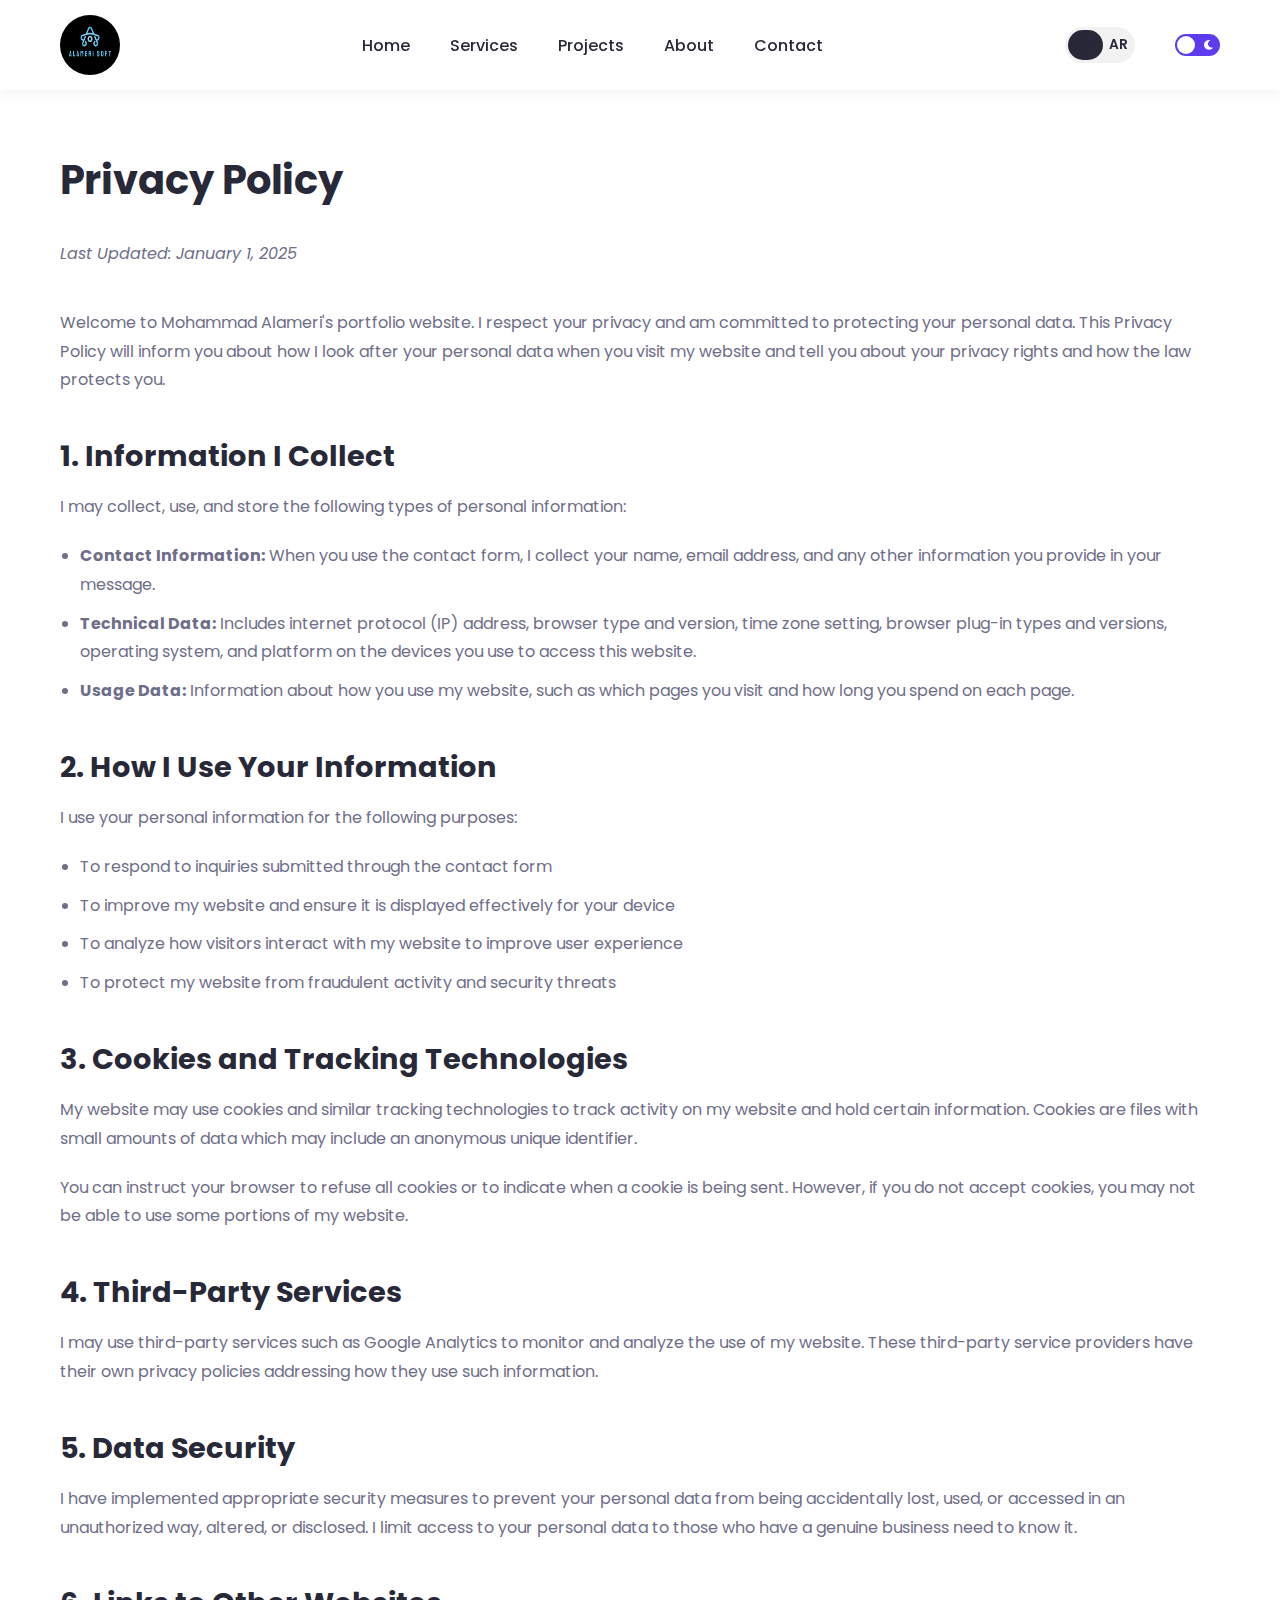
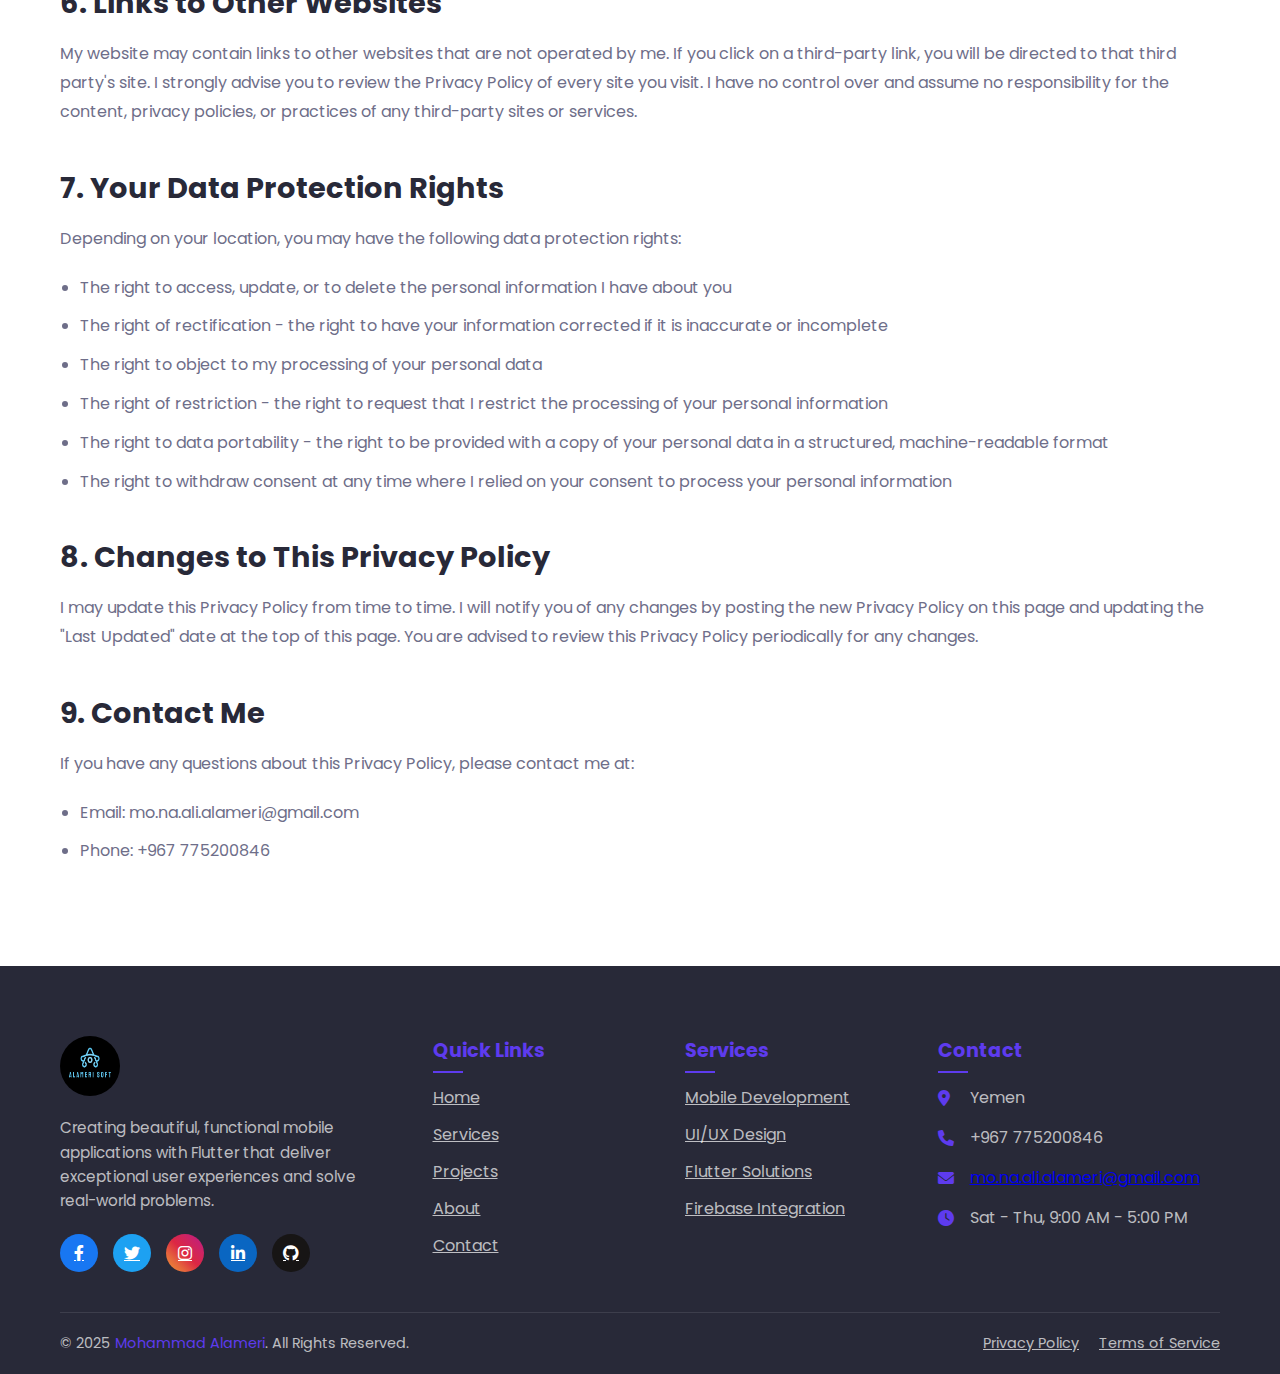
<file: privacy-policy.html>
<!DOCTYPE html>
<html lang="en">

<head>
    <meta charset="UTF-8">
    <meta name="viewport" content="width=device-width, initial-scale=1.0">
    <title>Privacy Policy | Mohammad Alameri</title>
    <link rel="stylesheet" href="css/style.css">
    <link rel="stylesheet" href="https://cdnjs.cloudflare.com/ajax/libs/font-awesome/6.0.0-beta3/css/all.min.css">
    <link rel="preconnect" href="https://fonts.googleapis.com">
    <link rel="preconnect" href="https://fonts.gstatic.com" crossorigin>
    <link href="https://fonts.googleapis.com/css2?family=Poppins:wght@300;400;500;600;700;800&display=swap" rel="stylesheet">
    <style>
        .privacy-content {
            padding: 150px 0 80px;
        }
        
        .privacy-content h1 {
            font-size: 2.5em;
            margin-bottom: 30px;
            color: var(--secondary-color);
        }
        
        .privacy-content h2 {
            font-size: 1.8em;
            margin: 40px 0 15px;
            color: var(--secondary-color);
        }
        
        .privacy-content p, .privacy-content ul, .privacy-content ol {
            margin-bottom: 20px;
            line-height: 1.8;
            color: var(--gray-color);
        }
        
        .privacy-content ul, .privacy-content ol {
            padding-left: 20px;
        }
        
        .privacy-content li {
            margin-bottom: 10px;
        }
        
        .privacy-content .last-updated {
            font-style: italic;
            margin-bottom: 40px;
            color: var(--gray-color);
        }
        
        @media (max-width: 768px) {
            .privacy-content {
                padding: 120px 0 60px;
            }
            
            .privacy-content h1 {
                font-size: 2em;
            }
            
            .privacy-content h2 {
                font-size: 1.4em;
            }
        }
    </style>
</head>

<body>
    <!-- Header Placeholder -->
    <div id="header-placeholder"></div>

    <!-- Privacy Policy Content -->
    <section class="privacy-content">
        <div class="container">
            <h1>Privacy Policy</h1>
            <p class="last-updated">Last Updated: January 1, 2025</p>
            
            <p>Welcome to Mohammad Alameri's portfolio website. I respect your privacy and am committed to protecting your personal data. This Privacy Policy will inform you about how I look after your personal data when you visit my website and tell you about your privacy rights and how the law protects you.</p>
            
            <h2>1. Information I Collect</h2>
            <p>I may collect, use, and store the following types of personal information:</p>
            <ul>
                <li><strong>Contact Information:</strong> When you use the contact form, I collect your name, email address, and any other information you provide in your message.</li>
                <li><strong>Technical Data:</strong> Includes internet protocol (IP) address, browser type and version, time zone setting, browser plug-in types and versions, operating system, and platform on the devices you use to access this website.</li>
                <li><strong>Usage Data:</strong> Information about how you use my website, such as which pages you visit and how long you spend on each page.</li>
            </ul>
            
            <h2>2. How I Use Your Information</h2>
            <p>I use your personal information for the following purposes:</p>
            <ul>
                <li>To respond to inquiries submitted through the contact form</li>
                <li>To improve my website and ensure it is displayed effectively for your device</li>
                <li>To analyze how visitors interact with my website to improve user experience</li>
                <li>To protect my website from fraudulent activity and security threats</li>
            </ul>
            
            <h2>3. Cookies and Tracking Technologies</h2>
            <p>My website may use cookies and similar tracking technologies to track activity on my website and hold certain information. Cookies are files with small amounts of data which may include an anonymous unique identifier.</p>
            <p>You can instruct your browser to refuse all cookies or to indicate when a cookie is being sent. However, if you do not accept cookies, you may not be able to use some portions of my website.</p>
            
            <h2>4. Third-Party Services</h2>
            <p>I may use third-party services such as Google Analytics to monitor and analyze the use of my website. These third-party service providers have their own privacy policies addressing how they use such information.</p>
            
            <h2>5. Data Security</h2>
            <p>I have implemented appropriate security measures to prevent your personal data from being accidentally lost, used, or accessed in an unauthorized way, altered, or disclosed. I limit access to your personal data to those who have a genuine business need to know it.</p>
            
            <h2>6. Links to Other Websites</h2>
            <p>My website may contain links to other websites that are not operated by me. If you click on a third-party link, you will be directed to that third party's site. I strongly advise you to review the Privacy Policy of every site you visit. I have no control over and assume no responsibility for the content, privacy policies, or practices of any third-party sites or services.</p>
            
            <h2>7. Your Data Protection Rights</h2>
            <p>Depending on your location, you may have the following data protection rights:</p>
            <ul>
                <li>The right to access, update, or to delete the personal information I have about you</li>
                <li>The right of rectification - the right to have your information corrected if it is inaccurate or incomplete</li>
                <li>The right to object to my processing of your personal data</li>
                <li>The right of restriction - the right to request that I restrict the processing of your personal information</li>
                <li>The right to data portability - the right to be provided with a copy of your personal data in a structured, machine-readable format</li>
                <li>The right to withdraw consent at any time where I relied on your consent to process your personal information</li>
            </ul>
            
            <h2>8. Changes to This Privacy Policy</h2>
            <p>I may update this Privacy Policy from time to time. I will notify you of any changes by posting the new Privacy Policy on this page and updating the "Last Updated" date at the top of this page. You are advised to review this Privacy Policy periodically for any changes.</p>
            
            <h2>9. Contact Me</h2>
            <p>If you have any questions about this Privacy Policy, please contact me at:</p>
            <ul>
                <li>Email: mo.na.ali.alameri@gmail.com</li>
                <li>Phone: +967 775200846</li>
            </ul>
        </div>
    </section>

    <!-- Footer Placeholder -->
    <div id="footer-placeholder"></div>

    <!-- Scripts -->
    <script src="js/components.js"></script>
    <script>
        // Apply the saved theme or system preference on initial load
        function applyTheme() {
            if (localStorage.getItem('theme') === 'dark' || 
                (localStorage.getItem('theme') !== 'light' && 
                 window.matchMedia('(prefers-color-scheme: dark)').matches)) {
                document.body.classList.add('dark-theme');
            } else {
                document.body.classList.remove('dark-theme');
            }
        }

        // Execute theme application on page load
        applyTheme();

        // We only need mobile menu and theme toggle initialization if the components.js fails to load
        document.addEventListener('DOMContentLoaded', function() {
            if (!window.componentsLoaded) {
                // Mobile menu toggle
                document.querySelector('.menu-btn')?.addEventListener('click', function() {
                    document.querySelector('.navigation').classList.toggle('active');
                });
                
                // Close menu when clicking a navigation link on mobile
                document.querySelectorAll('.navigation a').forEach(link => {
                    link.addEventListener('click', function() {
                        document.querySelector('.navigation').classList.remove('active');
                    });
                });

                // Theme Toggle Functionality
                const themeToggle = document.getElementById('theme-toggle');
                if (themeToggle) {
                    themeToggle.addEventListener('click', function() {
                        document.body.classList.toggle('dark-theme');
                        localStorage.setItem('theme', 
                            document.body.classList.contains('dark-theme') ? 'dark' : 'light');
                    });
                }
            }
        });
    </script>
</body>

</html>
</file>
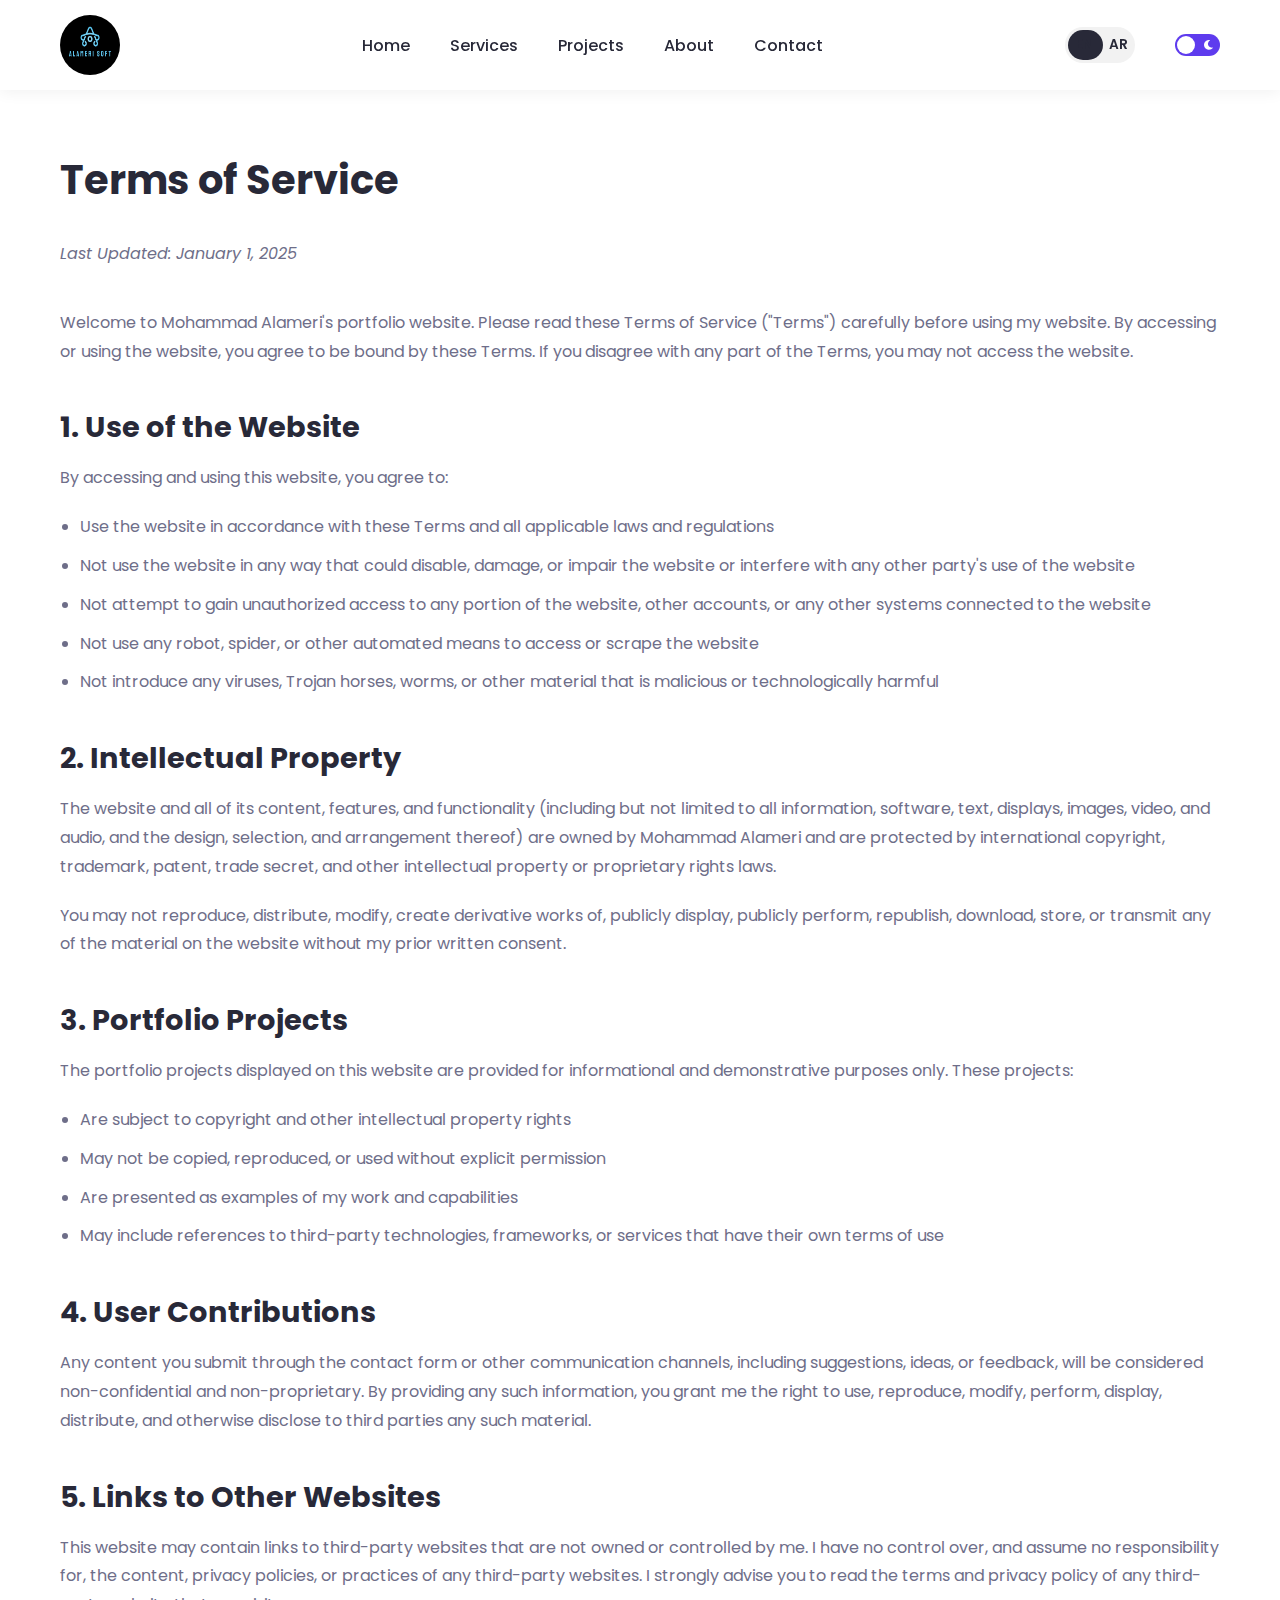
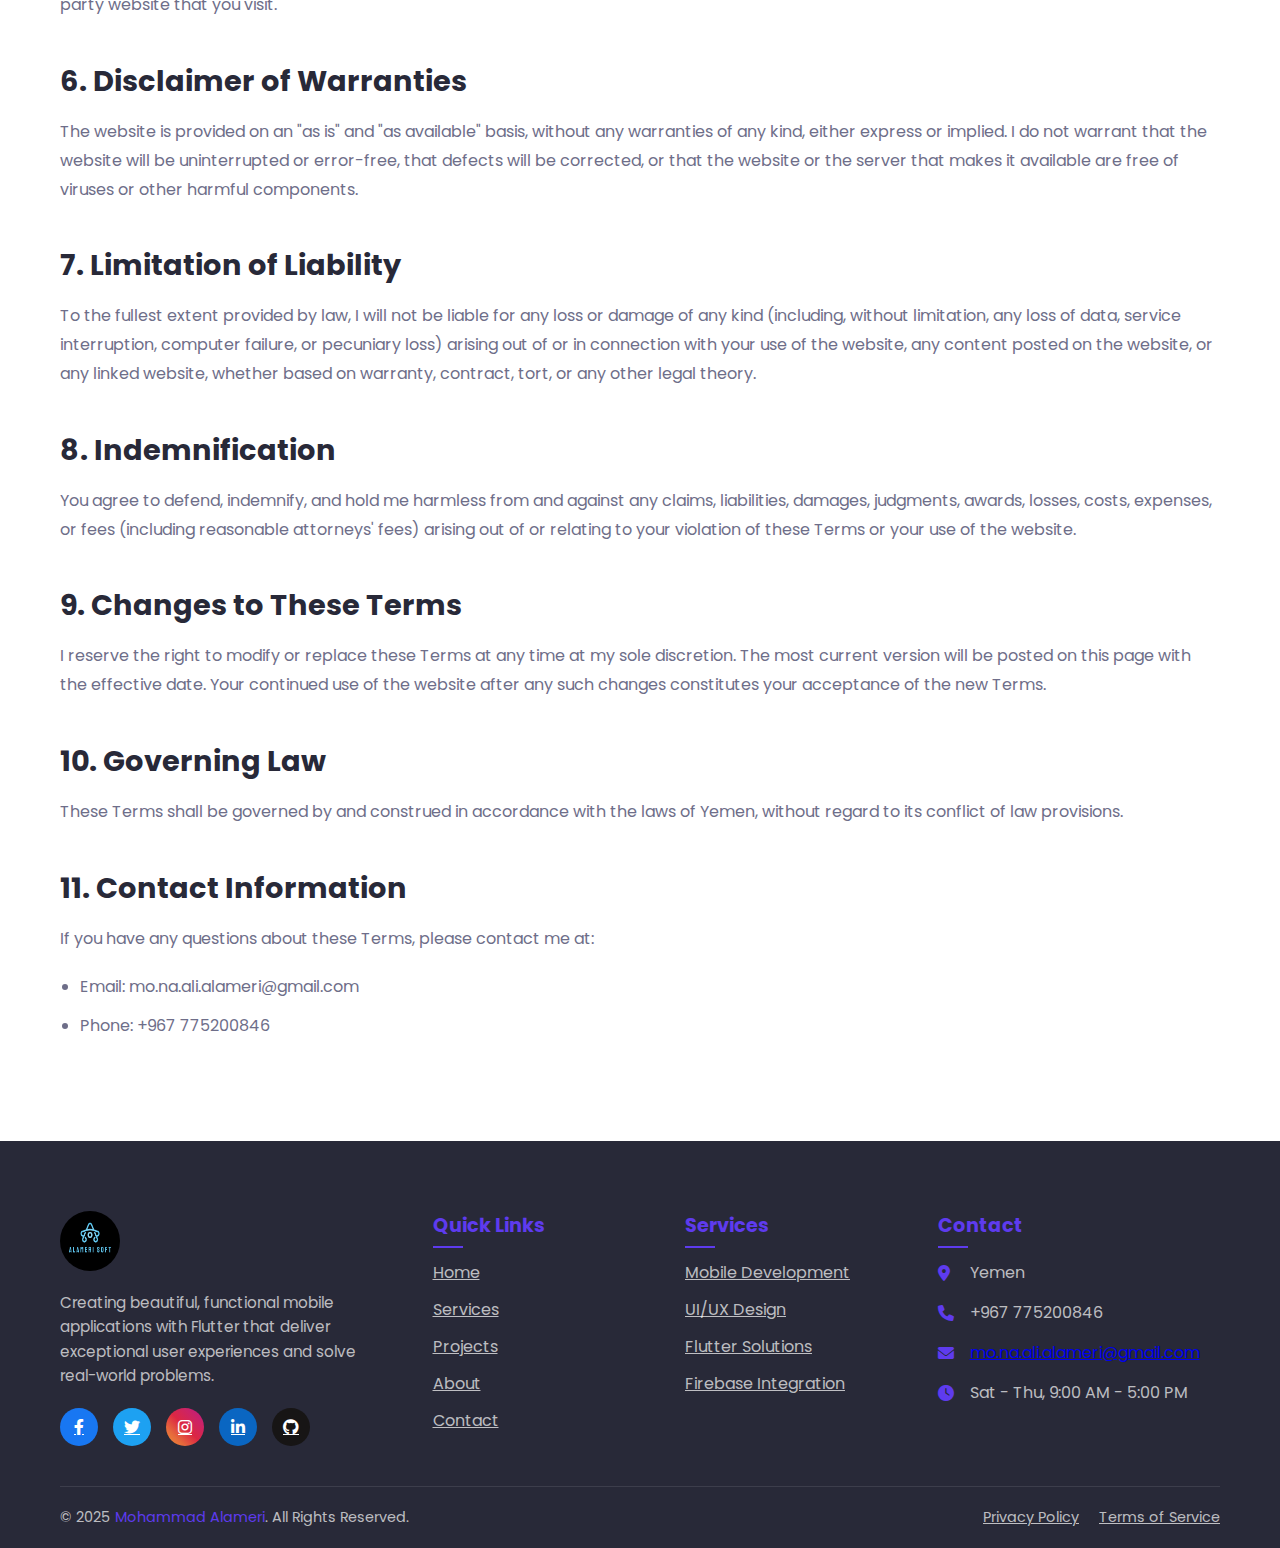
<file: terms-of-service.html>
<!DOCTYPE html>
<html lang="en">

<head>
    <meta charset="UTF-8">
    <meta name="viewport" content="width=device-width, initial-scale=1.0">
    <title>Terms of Service | Mohammad Alameri</title>
    <link rel="stylesheet" href="css/style.css">
    <link rel="stylesheet" href="https://cdnjs.cloudflare.com/ajax/libs/font-awesome/6.0.0-beta3/css/all.min.css">
    <link rel="preconnect" href="https://fonts.googleapis.com">
    <link rel="preconnect" href="https://fonts.gstatic.com" crossorigin>
    <link href="https://fonts.googleapis.com/css2?family=Poppins:wght@300;400;500;600;700;800&display=swap" rel="stylesheet">
    <style>
        .terms-content {
            padding: 150px 0 80px;
        }
        
        .terms-content h1 {
            font-size: 2.5em;
            margin-bottom: 30px;
            color: var(--secondary-color);
        }
        
        .terms-content h2 {
            font-size: 1.8em;
            margin: 40px 0 15px;
            color: var(--secondary-color);
        }
        
        .terms-content p, .terms-content ul, .terms-content ol {
            margin-bottom: 20px;
            line-height: 1.8;
            color: var(--gray-color);
        }
        
        .terms-content ul, .terms-content ol {
            padding-left: 20px;
        }
        
        .terms-content li {
            margin-bottom: 10px;
        }
        
        .terms-content .last-updated {
            font-style: italic;
            margin-bottom: 40px;
            color: var(--gray-color);
        }
        
        @media (max-width: 768px) {
            .terms-content {
                padding: 120px 0 60px;
            }
            
            .terms-content h1 {
                font-size: 2em;
            }
            
            .terms-content h2 {
                font-size: 1.4em;
            }
        }
    </style>
</head>

<body>
    <!-- Header Placeholder -->
    <div id="header-placeholder"></div>

    <!-- Terms of Service Content -->
    <section class="terms-content">
        <div class="container">
            <h1>Terms of Service</h1>
            <p class="last-updated">Last Updated: January 1, 2025</p>
            
            <p>Welcome to Mohammad Alameri's portfolio website. Please read these Terms of Service ("Terms") carefully before using my website. By accessing or using the website, you agree to be bound by these Terms. If you disagree with any part of the Terms, you may not access the website.</p>
            
            <h2>1. Use of the Website</h2>
            <p>By accessing and using this website, you agree to:</p>
            <ul>
                <li>Use the website in accordance with these Terms and all applicable laws and regulations</li>
                <li>Not use the website in any way that could disable, damage, or impair the website or interfere with any other party's use of the website</li>
                <li>Not attempt to gain unauthorized access to any portion of the website, other accounts, or any other systems connected to the website</li>
                <li>Not use any robot, spider, or other automated means to access or scrape the website</li>
                <li>Not introduce any viruses, Trojan horses, worms, or other material that is malicious or technologically harmful</li>
            </ul>
            
            <h2>2. Intellectual Property</h2>
            <p>The website and all of its content, features, and functionality (including but not limited to all information, software, text, displays, images, video, and audio, and the design, selection, and arrangement thereof) are owned by Mohammad Alameri and are protected by international copyright, trademark, patent, trade secret, and other intellectual property or proprietary rights laws.</p>
            <p>You may not reproduce, distribute, modify, create derivative works of, publicly display, publicly perform, republish, download, store, or transmit any of the material on the website without my prior written consent.</p>
            
            <h2>3. Portfolio Projects</h2>
            <p>The portfolio projects displayed on this website are provided for informational and demonstrative purposes only. These projects:</p>
            <ul>
                <li>Are subject to copyright and other intellectual property rights</li>
                <li>May not be copied, reproduced, or used without explicit permission</li>
                <li>Are presented as examples of my work and capabilities</li>
                <li>May include references to third-party technologies, frameworks, or services that have their own terms of use</li>
            </ul>
            
            <h2>4. User Contributions</h2>
            <p>Any content you submit through the contact form or other communication channels, including suggestions, ideas, or feedback, will be considered non-confidential and non-proprietary. By providing any such information, you grant me the right to use, reproduce, modify, perform, display, distribute, and otherwise disclose to third parties any such material.</p>
            
            <h2>5. Links to Other Websites</h2>
            <p>This website may contain links to third-party websites that are not owned or controlled by me. I have no control over, and assume no responsibility for, the content, privacy policies, or practices of any third-party websites. I strongly advise you to read the terms and privacy policy of any third-party website that you visit.</p>
            
            <h2>6. Disclaimer of Warranties</h2>
            <p>The website is provided on an "as is" and "as available" basis, without any warranties of any kind, either express or implied. I do not warrant that the website will be uninterrupted or error-free, that defects will be corrected, or that the website or the server that makes it available are free of viruses or other harmful components.</p>
            
            <h2>7. Limitation of Liability</h2>
            <p>To the fullest extent provided by law, I will not be liable for any loss or damage of any kind (including, without limitation, any loss of data, service interruption, computer failure, or pecuniary loss) arising out of or in connection with your use of the website, any content posted on the website, or any linked website, whether based on warranty, contract, tort, or any other legal theory.</p>
            
            <h2>8. Indemnification</h2>
            <p>You agree to defend, indemnify, and hold me harmless from and against any claims, liabilities, damages, judgments, awards, losses, costs, expenses, or fees (including reasonable attorneys' fees) arising out of or relating to your violation of these Terms or your use of the website.</p>
            
            <h2>9. Changes to These Terms</h2>
            <p>I reserve the right to modify or replace these Terms at any time at my sole discretion. The most current version will be posted on this page with the effective date. Your continued use of the website after any such changes constitutes your acceptance of the new Terms.</p>
            
            <h2>10. Governing Law</h2>
            <p>These Terms shall be governed by and construed in accordance with the laws of Yemen, without regard to its conflict of law provisions.</p>
            
            <h2>11. Contact Information</h2>
            <p>If you have any questions about these Terms, please contact me at:</p>
            <ul>
                <li>Email: mo.na.ali.alameri@gmail.com</li>
                <li>Phone: +967 775200846</li>
            </ul>
        </div>
    </section>

    <!-- Footer Placeholder -->
    <div id="footer-placeholder"></div>

    <!-- Scripts -->
    <script src="js/components.js"></script>
    <script>
        // Apply the saved theme or system preference on initial load
        function applyTheme() {
            if (localStorage.getItem('theme') === 'dark' || 
                (localStorage.getItem('theme') !== 'light' && 
                 window.matchMedia('(prefers-color-scheme: dark)').matches)) {
                document.body.classList.add('dark-theme');
            } else {
                document.body.classList.remove('dark-theme');
            }
        }

        // Execute theme application on page load
        applyTheme();

        // We only need mobile menu and theme toggle initialization if the components.js fails to load
        document.addEventListener('DOMContentLoaded', function() {
            if (!window.componentsLoaded) {
                // Mobile menu toggle
                document.querySelector('.menu-btn')?.addEventListener('click', function() {
                    document.querySelector('.navigation').classList.toggle('active');
                });
                
                // Close menu when clicking a navigation link on mobile
                document.querySelectorAll('.navigation a').forEach(link => {
                    link.addEventListener('click', function() {
                        document.querySelector('.navigation').classList.remove('active');
                    });
                });

                // Theme Toggle Functionality
                const themeToggle = document.getElementById('theme-toggle');
                if (themeToggle) {
                    themeToggle.addEventListener('click', function() {
                        document.body.classList.toggle('dark-theme');
                        localStorage.setItem('theme', 
                            document.body.classList.contains('dark-theme') ? 'dark' : 'light');
                    });
                }
            }
        });
    </script>
</body>

</html>
</file>
<file: css/style.css>
/* General Styles */
* {
  margin: 0;
  padding: 0;
  box-sizing: border-box;
  scroll-behavior: smooth;
}

/* Page Transition Styles */
body {
  opacity: 1;
  transition: opacity 0.3s ease;
}

.page-transition-loader {
  position: fixed;
  top: 0;
  left: 0;
  width: 100%;
  height: 3px;
  background-color: var(--primary-color);
  z-index: 9999;
  transform: scaleX(0);
  transform-origin: left;
  animation: pageLoader 0.3s ease-in-out forwards;
  opacity: 0;
}

@keyframes pageLoader {
  0% {
    transform: scaleX(0);
    opacity: 1;
  }
  100% {
    transform: scaleX(1);
    opacity: 1;
  }
}

:root {
  /* Light Theme (Default) */
  --primary-color: #5E3BEE;
  --primary-light: #ECE8FF;
  --secondary-color: #282938;
  --accent-color: #FFC26A;
  --light-color: #F5FCFF;
  --dark-color: #1B1C31;
  --gray-color: #6E6E89;
  --white-color: #FFFFFF;
  --card-bg: #FFFFFF;
  --font-primary: 'Poppins', sans-serif;
  --font-arabic: 'Droid Arabic Kufi', sans-serif;
  --font-weight-normal: 400;
  --font-weight-medium: 500;
  --font-weight-bold: 700;
  --card-shadow: 0 5px 30px rgba(0, 0, 0, 0.06);
  --border-color: rgba(0, 0, 0, 0.30);
  --form-bg: #F5FCFF;
  --header-bg: #FFFFFF;
  --footer-bg: #282938;
  --footer-text: rgba(255, 255, 255, 0.7);
  --body-bg: #F5FCFF;
  --stats-bg: #ECF4FF;
  --skill-bar-bg: #EFF3FC;
  --skill-progress-bg: #5E3BEE;
  --project-tag-bg: #ECF4FF;
  --project-tag-color: #5E3BEE;
  --faq-border: #E8EBEF;
  --tech-icon-bg: #ECF4FF;
  --tech-icon-color: #5E3BEE;
  --blur-color: rgba(94, 59, 238, 0.15);
  --text-color: #282938;
  --light-gray: #f2f2f2;
  --bg-color: #ffffff;
  --transition: all 0.3s ease;
  --text-direction: ltr;
  --align-start: left;
  --align-end: right;
}

.dark-theme {
  /* Dark Theme */
  --primary-color: #7B5CF0;
  --primary-light: #2D2D6D;
  --secondary-color: #E4E4F0;
  --accent-color: #FFCF6B;
  --light-color: #21222C;
  --dark-color: #F0F0F6;
  --gray-color: #B4B4C7;
  --white-color: #2D2D3A;
  --card-bg: #2D2D3A;
  --card-shadow: 0 5px 30px rgba(0, 0, 0, 0.2);
  --border-color: rgba(255, 255, 255, 0.05);
  --form-bg: #21222C;
  --header-bg: #21222C;
  --footer-bg: #1A1A25;
  --footer-text: rgba(255, 255, 255, 0.6);
  --body-bg: #21222C;
  --stats-bg: #2D2D3A;
  --skill-bar-bg: #383850;
  --skill-progress-bg: #7B5CF0;
  --project-tag-bg: #383850;
  --project-tag-color: #7B5CF0;
  --faq-border: #383850;
  --tech-icon-bg: #383850;
  --tech-icon-color: #7B5CF0;
  --blur-color: rgba(94, 59, 238, 0.2);
  --text-color: #ffffff;
  --light-gray: #2d2d2d;
  --bg-color: #121212;
  --card-bg: #1e1e1e;
  --card-shadow: rgba(0, 0, 0, 0.4);
}

body {
  font-family: 'Poppins', sans-serif;
  overflow-x: hidden;
  color: var(--text-color);
  background-color: var(--bg-color);
  transition: var(--transition);
  direction: var(--text-direction);
  text-align: start;
}

.container {
  width: 100%;
  max-width: 1200px;
  margin: 0 auto;
  padding: 0 20px;
}

/* Theme Toggle */
.theme-toggle {
  width: 45px;
  height: 22px;
  background-color: var(--primary-color);
  border-radius: 30px;
  padding: 2px;
  position: relative;
  cursor: pointer;
  display: flex;
  align-items: center;
  justify-content: space-between;
  margin-left: 20px;
}

.theme-toggle i {
  font-size: 0.7em;
  color: var(--white-color);
  z-index: 1;
  padding: 0 5px;
}

.theme-toggle::after {
  content: '';
  position: absolute;
  width: 18px;
  height: 18px;
  border-radius: 50%;
  background-color: white;
  top: 2px;
  left: 2px;
  transition: transform 0.3s ease;
}

.dark-theme .theme-toggle::after {
  transform: translateX(23px);
}

/* Header */
header {
  background-color: var(--header-bg);
  width: 100%;
  position: fixed;
  z-index: 10000;
  box-shadow: 0 2px 15px rgba(0, 0, 0, 0.06);
  transition: background-color 0.3s ease;
  padding: 15px 0;
}

header .container {
  display: flex;
  justify-content: space-between;
  align-items: center;
}

.logo {
  text-decoration: none;
  color: var(--secondary-color);
  font-weight: 700;
  font-size: 1.5em;
  transition: color 0.3s ease;
  display: flex;
  align-items: center;
}

.logo span {
  color: var(--primary-color);
  transition: color 0.3s ease;
  background-color: var(--primary-light);
  width: 40px;
  height: 40px;
  display: flex;
  align-items: center;
  justify-content: center;
  border-radius: 5px;
}

.navigation {
  display: flex;
  gap: 40px;
  align-items: center;
}

.navigation a {
  color: var(--secondary-color);
  text-decoration: none;
  font-size: 1em;
  font-weight: 500;
  transition: 0.3s ease;
  position: relative;
}

.navigation a::after {
  content: '';
  position: absolute;
  width: 0;
  height: 2px;
  background-color: var(--primary-color);
  bottom: -5px;
  left: 0;
  transition: 0.3s ease;
}

.navigation a:hover {
  color: var(--primary-color);
}

.navigation a:hover::after {
  width: 100%;
}

.menu-btn {
  display: none;
  color: var(--secondary-color);
  font-size: 1.5em;
  cursor: pointer;
  transition: 0.3s ease;
}

.menu-btn:hover {
  color: var(--primary-color);
}

/* Section Styles */
section {
  padding: 100px 0;
  position: relative;
  transition: background-color 0.3s ease;
}

.section-title {
  font-size: 2.5em;
  font-weight: 700;
  color: var(--secondary-color);
  margin-bottom: 15px;
  text-align: center;
  transition: color 0.3s ease;
}

.section-title span {
  color: var(--primary-color);
  transition: color 0.3s ease;
}

.section-subtitle {
  font-size: 1.1em;
  color: var(--gray-color);
  text-align: center;
  margin-bottom: 50px;
  max-width: 650px;
  margin-left: auto;
  margin-right: auto;
  transition: color 0.3s ease;
}

.center-btn {
  text-align: center;
  margin-top: 40px;
}

/* Hero Section */
.hero {
  background-color: var(--body-bg);
  padding: 180px 0 120px;
  position: relative;
  overflow: hidden;
  transition: background-color 0.3s ease;
}

.blur-bg {
  position: absolute;
  border-radius: 50%;
  filter: blur(70px);
  z-index: 0;
}

.blob-1 {
  background-color: var(--blur-color);
  width: 300px;
  height: 300px;
  top: 10%;
  right: 0;
}

.blob-2 {
  background-color: var(--blur-color);
  width: 200px;
  height: 200px;
  bottom: 10%;
  left: 0;
}

.hero .container {
  display: flex;
  align-items: center;
  justify-content: space-between;
  position: relative;
  z-index: 1;
}

.hero-content {
  max-width: 500px;
  z-index: 2;
}

.hero h1 {
  font-size: 3.5em;
  font-weight: 700;
  color: var(--secondary-color);
  margin-bottom: 15px;
  line-height: 1.2;
  transition: color 0.3s ease;
}

.subtitle {
  font-size: 1.2em;
  font-weight: 500;
  color: var(--gray-color);
  margin-bottom: 30px;
  transition: color 0.3s ease;
}

.hero-stats {
  display: flex;
  gap: 30px;
  margin-top: 30px;
}

.stat-item {
  background-color: var(--stats-bg);
  padding: 10px 15px;
  border-radius: 8px;
  text-align: center;
  transition: background-color 0.3s ease;
}

.stat-item h3 {
  font-size: 0.9em;
  font-weight: 600;
  color: var(--secondary-color);
  transition: color 0.3s ease;
}

.hero-image {
  position: relative;
  z-index: 2;
  text-align: center;
}

.hero-image img {
  max-width: 90%;
  height: auto;
  border-radius: 15px;
  box-shadow: var(--card-shadow);
  transition: box-shadow 0.3s ease;
}

/* Services Section */
.services {
  background-color: var(--body-bg);
  position: relative;
  transition: background-color 0.3s ease;
}

.service-grid {
  display: grid;
  grid-template-columns: repeat(auto-fill, minmax(250px, 1fr));
  gap: 30px;
  margin-top: 50px;
}

.service-card {
  background: var(--card-bg);
  padding: 40px 25px;
  border-radius: 12px;
  box-shadow: var(--card-shadow);
  transition: 0.4s ease, background-color 0.3s ease;
  text-align: center;
  border: 1px solid var(--border-color);
}

.service-card:hover {
  transform: translateY(-10px);
}

.service-icon {
  width: 60px;
  height: 60px;
  background-color: var(--primary-light);
  border-radius: 12px;
  display: flex;
  align-items: center;
  justify-content: center;
  margin: 0 auto 20px;
  font-size: 1.5em;
  color: var(--primary-color);
  transition: background-color 0.3s ease, color 0.3s ease;
}

.service-card h3 {
  color: var(--secondary-color);
  font-size: 1.3em;
  font-weight: 600;
  margin-bottom: 15px;
  transition: color 0.3s ease;
}

.service-card p {
  color: var(--gray-color);
  line-height: 1.6;
  font-size: 0.95em;
  transition: color 0.3s ease;
}

/* Skills Section */
.skills-section {
  background-color: var(--light-color);
  position: relative;
  transition: background-color 0.3s ease;
}

.skills-content {
  display: flex;
  align-items: center;
  gap: 60px;
}

.skills-image {
  flex: 1;
}

.skills-image img {
  max-width: 100%;
  border-radius: 15px;
  box-shadow: var(--card-shadow);
}

.skills-list {
  flex: 1;
}

.skills-list .section-title {
  text-align: left;
  margin-bottom: 30px;
}

.skill-item {
  margin-bottom: 20px;
}

.skill-info {
  display: flex;
  justify-content: space-between;
  margin-bottom: 8px;
}

.skill-info p {
  font-size: 0.95em;
  font-weight: 500;
  color: var(--secondary-color);
  transition: color 0.3s ease;
}

.skill-bar {
  height: 10px;
  background-color: var(--skill-bar-bg);
  border-radius: 5px;
  overflow: hidden;
  transition: background-color 0.3s ease;
}

.skill-progress {
  height: 100%;
  background-color: var(--skill-progress-bg);
  border-radius: 5px;
  transition: background-color 0.3s ease;
}

/* Why Hire Section */
.why-hire-section {
  background-color: var(--body-bg);
  position: relative;
  transition: background-color 0.3s ease;
}

.reasons-grid {
  display: grid;
  grid-template-columns: repeat(auto-fill, minmax(300px, 1fr));
  gap: 30px;
  margin-top: 40px;
}

.reason-card {
  background: var(--card-bg);
  padding: 30px;
  border-radius: 12px;
  box-shadow: var(--card-shadow);
  transition: 0.3s ease, background-color 0.3s ease;
  border: 1px solid var(--border-color);
}

.reason-card:hover {
  transform: translateY(-5px);
}

.reason-icon {
  color: var(--primary-color);
  font-size: 1.5em;
  margin-bottom: 15px;
  transition: color 0.3s ease;
}

.reason-card h3 {
  font-size: 1.2em;
  font-weight: 600;
  margin-bottom: 10px;
  color: var(--secondary-color);
  transition: color 0.3s ease;
}

.reason-card p {
  color: var(--gray-color);
  font-size: 0.95em;
  line-height: 1.6;
  transition: color 0.3s ease;
}

/* Projects Section */
.projects-section {
  background-color: var(--light-color);
  position: relative;
  transition: background-color 0.3s ease;
}

.project-grid {
  display: grid;
  grid-template-columns: repeat(auto-fill, minmax(350px, 1fr));
  gap: 30px;
}

.project-card {
  background: var(--card-bg);
  border-radius: 12px;
  overflow: hidden;
  box-shadow: var(--card-shadow);
  transition: 0.4s ease, background-color 0.3s ease;
}

.project-card:hover {
  transform: translateY(-10px);
}

.project-img {
  height: 220px;
  overflow: hidden;
}

.project-img img {
  width: 100%;
  height: 100%;
  object-fit: cover;
  transition: transform 0.5s ease;
}

.project-card:hover .project-img img {
  transform: scale(1.05);
}

.project-info {
  padding: 25px;
}

.project-info h3 {
  font-size: 1.3em;
  font-weight: 600;
  margin-bottom: 10px;
  color: var(--secondary-color);
  transition: color 0.3s ease;
}

.project-info p {
  color: var(--gray-color);
  margin-bottom: 15px;
  font-size: 0.95em;
  line-height: 1.6;
  transition: color 0.3s ease;
}

.project-tags {
  display: flex;
  flex-wrap: wrap;
  gap: 10px;
}

.project-tags span {
  padding: 5px 12px;
  border-radius: 20px;
  font-size: 0.8em;
  font-weight: 500;
  background-color: var(--project-tag-bg);
  color: var(--project-tag-color);
  transition: background-color 0.3s ease, color 0.3s ease;
}

/* Technologies Section */
.technologies-section {
  padding: 80px 0;
  position: relative;
  transition: background-color 0.3s ease;
}

.tech-icons {
  display: flex;
  justify-content: center;
  align-items: center;
  flex-wrap: wrap;
  gap: 30px;
}

.tech-icon {
  width: 100px;
  height: 110px;
  background-color: var(--tech-icon-bg);
  color: var(--tech-icon-color);
  border-radius: 12px;
  display: flex;
  flex-direction: column;
  align-items: center;
  justify-content: center;
  transition: transform 0.3s ease, background-color 0.3s ease, color 0.3s ease;
  padding: 10px;
}

.tech-icon img {
  max-width: 50px;
  max-height: 50px;
  object-fit: contain;
  margin-bottom: 8px;
  transition: transform 0.3s ease;
}

.tech-label {
  font-size: 0.85rem;
  font-weight: 500;
  margin-top: 5px;
  color: var(--tech-icon-color);
  text-align: center;
}

.tech-icon:hover {
  transform: translateY(-5px);
}

.tech-icon:hover img {
  transform: scale(1.1);
}

/* Additional Services */
.additional-services {
  background-color: var(--body-bg);
  position: relative;
  transition: background-color 0.3s ease;
}

.services-grid {
  display: grid;
  grid-template-columns: repeat(auto-fill, minmax(300px, 1fr));
  gap: 30px;
  margin-top: 40px;
}

.service-item {
  background: var(--card-bg);
  padding: 30px;
  border-radius: 12px;
  box-shadow: var(--card-shadow);
  transition: 0.3s ease, background-color 0.3s ease;
  border: 1px solid var(--border-color);
}

.service-item:hover {
  transform: translateY(-5px);
}

/* FAQ Section */
.faq-section {
  background-color: var(--light-color);
  position: relative;
  transition: background-color 0.3s ease;
}

.faq-list {
  max-width: 800px;
  margin: 50px auto 0;
}

.faq-item {
  background-color: var(--card-bg);
  border-radius: 12px;
  margin-bottom: 15px;
  overflow: hidden;
  border: 1px solid var(--faq-border);
  transition: border-color 0.3s ease, background-color 0.3s ease;
}

.faq-question {
  display: flex;
  justify-content: space-between;
  align-items: center;
  padding: 20px;
  cursor: pointer;
  border-bottom: 1px solid transparent;
  transition: all 0.3s ease;
}

.faq-question h3 {
  font-size: 1.1em;
  font-weight: 600;
  color: var(--secondary-color);
  transition: color 0.3s ease;
  margin: 0;
  flex: 1;
}

.faq-toggle {
  color: var(--primary-color);
  font-size: 1.1em;
  display: flex;
  justify-content: center;
  align-items: center;
  width: 24px;
  height: 24px;
  margin-left: 15px;
  flex-shrink: 0;
  transition: all 0.3s ease;
  border-radius: 50%;
}

.faq-toggle:hover {
  background-color: var(--primary-light);
  box-shadow: 0 0 10px rgba(0, 0, 0, 0.1);
}

.faq-answer {
  max-height: 0;
  opacity: 0;
  visibility: hidden;
  overflow: hidden;
  padding: 0 20px;
  transition: max-height 0.3s ease, opacity 0.3s ease, visibility 0.3s ease, padding 0.3s ease;
}

.faq-item.active .faq-answer {
  max-height: 500px;
  opacity: 1;
  visibility: visible;
  padding: 20px;
}

.faq-answer p {
  padding-bottom: 10px;
  line-height: 1.6;
  color: var(--gray-color);
  transition: color 0.3s ease;
  margin: 0;
}

.faq-item.active {
  border-color: var(--primary-color);
}

/* What Clients Say Section */
.client-say-section {
  background-color: var(--body-bg);
  position: relative;
  transition: background-color 0.3s ease;
  padding: 100px 0;
}

.client-testimonials {
  position: relative;
  max-width: 800px;
  margin: 50px auto 30px;
  height: 400px;
  overflow: hidden;
}

.testimonial-slide {
  position: absolute;
  top: 0;
  left: 0;
  width: 100%;
  opacity: 0;
  transform: translateX(100px) scale(0.95);
  transition: all 0.5s ease-in-out;
  visibility: hidden;
  z-index: 1;
}

.testimonial-slide.active {
  opacity: 1;
  transform: translateX(0) scale(1);
  visibility: visible;
  z-index: 2;
}

.client-testimonial {
  background-color: var(--card-bg);
  padding: 40px;
  border-radius: 15px;
  box-shadow: var(--card-shadow);
  text-align: center;
  transition: all 0.5s ease;
}

.client-image {
  width: 100px;
  height: 100px;
  border-radius: 50%;
  overflow: hidden;
  margin: 0 auto 20px;
  border: 5px solid var(--primary-light);
  transition: border-color 0.3s ease;
}

.client-image img {
  width: 100%;
  height: 100%;
  object-fit: cover;
}

.stars {
  color: var(--accent-color);
  font-size: 1.2em;
  margin-bottom: 20px;
  transition: color 0.3s ease;
}

.client-quote {
  margin-bottom: 25px;
}

.client-quote p {
  font-size: 1.1em;
  line-height: 1.7;
  color: var(--secondary-color);
  font-style: italic;
  position: relative;
  transition: color 0.3s ease;
}

.client-quote p::before,
.client-quote p::after {
  content: '"';
  color: var(--primary-color);
  font-size: 1.5em;
  font-weight: 700;
  transition: color 0.3s ease;
}

.client-info h4 {
  font-size: 1.2em;
  font-weight: 600;
  color: var(--secondary-color);
  margin-bottom: 5px;
  transition: color 0.3s ease;
}

.client-info p {
  color: var(--gray-color);
  font-size: 0.9em;
  transition: color 0.3s ease;
}

.testimonial-controls {
  display: flex;
  flex-direction: column;
  align-items: center;
  gap: 20px;
  margin-top: 20px;
  position: relative;
  z-index: 10;
}

.testimonial-dots {
  display: flex;
  gap: 10px;
}

.dot {
  width: 12px;
  height: 12px;
  border-radius: 50%;
  background-color: var(--primary-light);
  cursor: pointer;
  transition: all 0.3s ease;
}

.dot.active, .dot:hover {
  background-color: var(--primary-color);
  transform: scale(1.2);
}

.testimonial-arrows {
  display: flex;
  gap: 15px;
}

.arrow {
  background-color: var(--bg-color-secondary);
  color: var(--text-color);
  width: 35px;
  height: 35px;
  border-radius: 50%;
  display: inline-flex;
  align-items: center;
  justify-content: center;
  border: none;
  cursor: pointer;
  margin: 0 5px;
  transition: all 0.3s ease;
  z-index: 5;
  position: relative;
}

.arrow:hover {
  transform: translateY(-3px);
  opacity: 0.9;
  box-shadow: 0 5px 15px rgba(0, 0, 0, 0.1);
}

/* Additional testimonial arrow styles for better visibility */
.prev-arrow, .next-arrow {
  box-shadow: 0 3px 10px rgba(0, 0, 0, 0.1);
}

/* Testimonials */
.testimonials {
  background-color: var(--body-bg);
  position: relative;
  transition: background-color 0.3s ease;
}

.testimonial-grid {
  display: grid;
  grid-template-columns: repeat(auto-fill, minmax(300px, 1fr));
  gap: 30px;
  margin-top: 50px;
}

.testimonial-card {
  background-color: var(--card-bg);
  padding: 30px;
  border-radius: 12px;
  box-shadow: var(--card-shadow);
  position: relative;
  transition: 0.3s ease, background-color 0.3s ease;
  border: 1px solid var(--border-color);
}

.testimonial-card:hover {
  transform: translateY(-5px);
}

.quote-icon {
  font-size: 3em;
  color: var(--primary-color);
  position: absolute;
  top: 20px;
  left: 20px;
  opacity: 0.2;
  transition: color 0.3s ease;
}

.testimonial-text {
  margin-top: 20px;
  margin-bottom: 20px;
  color: var(--gray-color);
  line-height: 1.6;
  font-size: 0.95em;
  position: relative;
  z-index: 1;
  transition: color 0.3s ease;
}

.testimonial-author h4 {
  font-size: 1.1em;
  font-weight: 600;
  color: var(--secondary-color);
  margin-bottom: 5px;
  transition: color 0.3s ease;
}

.testimonial-author p {
  color: var(--gray-color);
  font-size: 0.9em;
  transition: color 0.3s ease;
}

/* Experience Section */
.experience-section {
  background-color: var(--light-color);
  position: relative;
  transition: background-color 0.3s ease;
}

.experience-timeline {
  position: relative;
  max-width: 1000px;
  margin: 50px auto 0;
  padding: 20px 0;
}

.experience-timeline::before {
  content: '';
  position: absolute;
  left: 50%;
  transform: translateX(-50%);
  width: 4px;
  height: 100%;
  background-color: var(--primary-light);
  border-radius: 2px;
}

.timeline-item {
  position: relative;
  margin-bottom: 70px;
  display: flex;
  justify-content: center;
}

.timeline-item:last-child {
  margin-bottom: 0;
}

.timeline-dot {
  position: absolute;
  left: 50%;
  top: 20px;
  transform: translateX(-50%);
  width: 20px;
  height: 20px;
  border-radius: 50%;
  background-color: var(--primary-color);
  z-index: 2;
  box-shadow: 0 0 0 6px var(--primary-light);
}

.timeline-date {
  position: absolute;
  top: 18px;
  left: calc(50% - 120px);
  transform: translateX(-100%);
  background-color: var(--primary-color);
  color: white;
  padding: 5px 15px;
  border-radius: 20px;
  font-weight: 600;
  font-size: 0.9em;
}

.timeline-content {
  width: 45%;
  margin-left: auto;
  background-color: var(--card-bg);
  padding: 30px;
  border-radius: 12px;
  box-shadow: var(--card-shadow);
  border: 1px solid var(--border-color);
  position: relative;
  transition: background-color 0.3s ease, transform 0.3s ease;
}

.timeline-content::before {
  content: '';
  position: absolute;
  top: 20px;
  left: -15px;
  width: 0;
  height: 0;
  border-top: 15px solid transparent;
  border-bottom: 15px solid transparent;
  border-right: 15px solid var(--card-bg);
  transition: border-right-color 0.3s ease;
}

.timeline-item:nth-child(even) .timeline-content {
  margin-left: 0;
  margin-right: auto;
}

.timeline-item:nth-child(even) .timeline-date {
  left: auto;
  right: calc(50% - 120px);
  transform: translateX(100%);
}

.timeline-item:nth-child(even) .timeline-content::before {
  left: auto;
  right: -15px;
  border-right: none;
  border-left: 15px solid var(--card-bg);
  transition: border-left-color 0.3s ease;
}

.timeline-content:hover {
  transform: translateY(-5px);
}

.timeline-content h3 {
  font-size: 1.3em;
  font-weight: 600;
  color: var(--secondary-color);
  margin-bottom: 5px;
  transition: color 0.3s ease;
}

.timeline-content h4 {
  font-size: 1em;
  font-weight: 500;
  color: var(--primary-color);
  margin-bottom: 15px;
  transition: color 0.3s ease;
}

.timeline-content p {
  color: var(--gray-color);
  margin-bottom: 15px;
  line-height: 1.6;
  font-size: 0.95em;
  transition: color 0.3s ease;
}

.timeline-tags {
  display: flex;
  flex-wrap: wrap;
  gap: 10px;
}

.timeline-tags span {
  padding: 5px 12px;
  border-radius: 20px;
  font-size: 0.8em;
  font-weight: 500;
  background-color: var(--project-tag-bg);
  color: var(--project-tag-color);
  transition: background-color 0.3s ease, color 0.3s ease;
}

/* Contact Section */
.contact {
  background-color: var(--light-color);
  position: relative;
  transition: background-color 0.3s ease;
}

.contact-wrapper {
  display: grid;
  grid-template-columns: 1fr 1fr;
  gap: 40px;
}

.contact-card {
  background-color: var(--card-bg);
  border-radius: 12px;
  padding: 30px;
  margin-bottom: 20px;
  box-shadow: var(--card-shadow);
  transition: background-color 0.3s ease;
  border: 1px solid var(--border-color);
}

.contact-icon {
  width: 50px;
  height: 50px;
  border-radius: 50%;
  background-color: var(--primary-light);
  display: flex;
  align-items: center;
  justify-content: center;
  color: var(--primary-color);
  font-size: 1.2em;
  margin-bottom: 15px;
  transition: background-color 0.3s ease, color 0.3s ease;
}

.contact-details h3 {
  font-size: 1.1em;
  margin-bottom: 5px;
  color: var(--secondary-color);
  transition: color 0.3s ease;
}

.contact-details p {
  color: var(--gray-color);
  transition: color 0.3s ease;
  margin-bottom: 15px;
}

.contact-times {
  margin-top: 10px;
  font-size: 0.9em;
  color: var(--gray-color);
  transition: color 0.3s ease;
}

.contact-form-section h3 {
  font-size: 1.8em;
  font-weight: 600;
  color: var(--secondary-color);
  margin-bottom: 25px;
  transition: color 0.3s ease;
}

.contact-form {
  display: flex;
  flex-direction: column;
  gap: 20px;
}

.social-links {
  display: flex;
  gap: 10px;
  margin-top: 15px;
}

.social-links a {
  width: 40px;
  height: 40px;
  border-radius: 50%;
  display: flex;
  align-items: center;
  justify-content: center;
  color: #ffffff;
  font-size: 1em;
  transition: 0.3s ease;
}

/* Brand colors for social links */
.social-links a:nth-child(1) {
  background-color: #1877F2; /* Facebook blue */
}

.social-links a:nth-child(2) {
  background-color: #1DA1F2; /* Twitter blue */
}

.social-links a:nth-child(3) {
  background: linear-gradient(45deg, #f09433 0%, #e6683c 25%, #dc2743 50%, #cc2366 75%, #bc1888 100%); /* Instagram gradient */
}

.social-links a:nth-child(4) {
  background-color: #0A66C2; /* LinkedIn blue */
}

.social-links a:hover {
  transform: translateY(-5px);
  opacity: 0.9;
  box-shadow: 0 5px 15px rgba(0, 0, 0, 0.1);
}

/* Dark theme adjustments for social links */
.dark-theme .social-links a {
  box-shadow: 0 5px 15px rgba(0, 0, 0, 0.2);
}

.form-group {
  position: relative;
}

.form-group input, 
.form-group textarea {
  width: 100%;
  padding: 15px;
  border: 3px solid var(--border-color);
  border-radius: 8px;
  font-family: 'Poppins', sans-serif;
  font-size: 1em;
  background-color: var(--form-bg);
  color: var(--secondary-color);
  transition: 0.3s ease, background-color 0.3s ease, color 0.3s ease;
}

.form-group textarea {
  min-height: 150px;
  resize: vertical;
}

.form-group input:focus, 
.form-group textarea:focus {
  outline: none;
  border-color: var(--primary-color);
  border-width: 2px;
  box-shadow: 0 0 0 4px rgba(94, 59, 238, 0.1);
}

.submit-btn {
  background-color: var(--primary-color);
  color: var(--white-color);
  padding: 14px 30px;
  border-radius: 8px;
  border: none;
  font-weight: 600;
  font-size: 1em;
  letter-spacing: 0.5px;
  cursor: pointer;
  transition: 0.3s ease;
  align-self: flex-end;
}

.submit-btn:hover {
  background-color: var(--primary-color);
  opacity: 0.9;
  transform: translateY(-3px);
}

.main-btn {
  display: inline-block;
  background-color: var(--primary-color);
  color: var(--white-color);
  padding: 14px 30px;
  border-radius: 8px;
  text-decoration: none;
  font-weight: 600;
  font-size: 1em;
  letter-spacing: 0.5px;
  transition: 0.3s ease;
  border: 2px solid var(--primary-color);
}

.main-btn:hover {
  background-color: transparent;
  color: var(--primary-color);
  transform: translateY(-5px);
}

/* Footer Styles */
.footer {
  background-color: var(--footer-bg);
  color: var(--white-color);
  padding: 70px 0 20px;
}

.footer-top {
  display: flex;
  flex-wrap: wrap;
  gap: 40px;
  margin-bottom: 40px;
  justify-content: space-between;
}

/* Footer About Section */
.footer-about {
  flex: 1 1 300px;
  max-width: 350px;
}

.footer-about p {
  margin: 20px 0;
  color: var(--footer-text);
  font-size: 0.95rem;
  line-height: 1.6;
}

.footer-logo {
  display: inline-block;
  text-decoration: none;
}

.footer-logo img {
  transition: transform 0.3s ease;
}

.footer-logo:hover img {
  transform: scale(1.05);
}

/* Footer Links */
.footer-links {
  display: flex;
  flex-wrap: wrap;
  gap: 40px;
  flex: 2 1 400px;
}

.footer-link-group {
  flex: 1 1 180px;
}

.footer-link-group h4 {
  color: var(--primary-color);
  font-size: 1.2rem;
  margin-bottom: 20px;
  position: relative;
}

.footer-link-group h4:after {
  content: '';
  position: absolute;
  left: 0;
  bottom: -8px;
  width: 30px;
  height: 2px;
  background-color: var(--primary-color);
}

.footer-link-group a {
  display: block;
  color: var(--footer-text);
  margin-bottom: 12px;
  transition: all 0.3s ease;
  position: relative;
  padding-left: 0;
}

.footer-link-group a:hover {
  color: var(--primary-color);
  padding-left: 8px;
}

/* Footer Social Links */
.footer-social {
  display: flex;
  gap: 15px;
  margin-top: 20px;
}

.footer-social a {
  display: flex;
  align-items: center;
  justify-content: center;
  width: 38px;
  height: 38px;
  border-radius: 50%;
  color: #ffffff;
  transition: all 0.3s ease;
}

/* Brand colors for social icons */
.footer-social a:nth-child(1) {
  background-color: #1877F2; /* Facebook blue */
}

.footer-social a:nth-child(2) {
  background-color: #1DA1F2; /* Twitter blue */
}

.footer-social a:nth-child(3) {
  background: linear-gradient(45deg, #f09433 0%, #e6683c 25%, #dc2743 50%, #cc2366 75%, #bc1888 100%); /* Instagram gradient */
}

.footer-social a:nth-child(4) {
  background-color: #0A66C2; /* LinkedIn blue */
}

.footer-social a:nth-child(5) {
  background-color: #171515; /* GitHub dark */
}

.footer-social a:hover {
  transform: translateY(-3px);
  opacity: 0.9;
  box-shadow: 0 5px 15px rgba(0, 0, 0, 0.1);
}

/* Ensure GitHub icon is visible in dark mode */
.dark-theme .footer-social a:nth-child(5) {
  color: #fff;
  background-color: #333333;
}

/* Footer Contact Section */
.footer-contact {
  flex: 1 1 250px;
}

.footer-contact h4 {
  color: var(--primary-color);
  font-size: 1.2rem;
  margin-bottom: 20px;
  position: relative;
}

.footer-contact h4:after {
  content: '';
  position: absolute;
  left: 0;
  bottom: -8px;
  width: 30px;
  height: 2px;
  background-color: var(--primary-color);
}

.contact-item {
  display: flex;
  align-items: center;
  margin-bottom: 15px;
  color: var(--footer-text);
}

.contact-item i {
  margin-right: 12px;
  color: var(--primary-color);
  width: 20px;
}

/* Footer Bottom */
.footer-bottom {
  display: flex;
  justify-content: space-between;
  align-items: center;
  padding-top: 20px;
  border-top: 1px solid rgba(255, 255, 255, 0.1);
  flex-wrap: wrap;
  gap: 15px;
}

.footer-bottom p {
  font-size: 0.9rem;
  color: var(--footer-text);
}

.footer-bottom span {
  color: var(--primary-color);
}

.footer-legal {
  display: flex;
  gap: 20px;
}

.footer-legal a {
  color: var(--footer-text);
  font-size: 0.9rem;
  transition: color 0.3s ease;
}

.footer-legal a:hover {
  color: var(--primary-color);
}

/* Responsive Footer */
@media screen and (max-width: 768px) {
  .footer-top {
    flex-direction: column;
    gap: 30px;
  }
  
  .footer-about, 
  .footer-links, 
  .footer-contact {
    max-width: 100%;
  }
  
  .footer-bottom {
    flex-direction: column;
  text-align: center;
  }
}

@media screen and (max-width: 480px) {
  .footer-links {
    flex-direction: column;
    gap: 30px;
  }
  
  .footer-legal {
    flex-direction: column;
    gap: 10px;
  }
}

/* Responsive Design */
@media (max-width: 1023px) {
  .section-title {
    font-size: 2.2em;
  }
  
  .hero h1 {
    font-size: 3em;
  }
  
  .hero-content {
    max-width: 450px;
  }
  
  .skills-content {
    flex-direction: column;
    gap: 50px;
  }
  
  .skills-list .section-title {
    text-align: center;
  }
  
  .project-grid {
    grid-template-columns: repeat(auto-fill, minmax(300px, 1fr));
  }

  .experience-timeline {
    max-width: 100%;
  }
}

@media (max-width: 768px) {
  header {
    padding: 15px 0;
  }
  
  .menu-btn {
    display: block;
  }
  
  .navigation {
    display: none;
  }
  
  .navigation.active {
    display: flex;
    position: fixed;
    top: 70px;
    left: 0;
    width: 100%;
    flex-direction: column;
    background-color: var(--header-bg);
    padding: 20px 0;
    text-align: center;
    box-shadow: 0 5px 25px rgba(1, 1, 1, 0.1);
    gap: 0;
    transition: background-color 0.3s ease;
  }
  
  .navigation.active a {
    padding: 15px 0;
  }
  
  .navigation a::after {
    display: none;
  }

  section {
    padding: 80px 0;
  }
  
  .hero {
    padding: 140px 0 80px;
  }
  
  .hero .container {
    flex-direction: column;
    gap: 50px;
    text-align: center;
  }
  
  .hero-content {
    max-width: 100%;
  }
  
  .hero h1 {
    font-size: 2.5em;
  }
  
  .hero-stats {
    justify-content: center;
  }
  
  .service-grid {
    grid-template-columns: repeat(auto-fill, minmax(200px, 1fr));
  }
  
  .reasons-grid {
    grid-template-columns: 1fr;
  }
  
  .project-grid {
    grid-template-columns: 1fr;
  }
  
  .testimonial-grid {
    grid-template-columns: 1fr;
  }
  
  .contact-wrapper {
    grid-template-columns: 1fr;
  }
  
  .footer-top {
    flex-direction: column;
    text-align: center;
  }

  .footer-links {
    flex-direction: column;
    gap: 30px;
    text-align: center;
  }
  
  .footer-social {
    justify-content: center;
  }
  
  .theme-toggle {
    margin: 20px auto 0;
  }

  .experience-timeline::before {
    left: 30px;
  }
  
  .timeline-dot {
    left: 30px;
  }
  
  .timeline-date {
    left: 75px;
    top: -30px;
    transform: translateX(0);
  }
  
  .timeline-content {
    width: calc(100% - 80px);
    margin-left: 80px;
  }
  
  .timeline-content::before {
    left: -15px;
    border-right: 15px solid var(--card-bg);
    border-left: none;
  }
  
  .timeline-item:nth-child(even) .timeline-content {
    margin-left: 80px;
    margin-right: 0;
  }
  
  .timeline-item:nth-child(even) .timeline-date {
    left: 75px;
    right: auto;
    transform: translateX(0);
  }
  
  .timeline-item:nth-child(even) .timeline-content::before {
    left: -15px;
    right: auto;
    border-right: 15px solid var(--card-bg);
    border-left: none;
  }
}

@media (max-width: 480px) {
  .logo {
    font-size: 1.3em;
  }
  
  .section-title {
    font-size: 1.8em;
  }
  
  .section-subtitle {
    font-size: 1em;
  }
  
  .hero {
    padding: 120px 0 60px;
  }
  
  .hero h1 {
    font-size: 2em;
  }
  
  .hero-stats {
    flex-direction: column;
    gap: 15px;
  }
  
  .service-grid {
    grid-template-columns: 1fr;
  }
  
  .tech-icon {
    width: 60px;
    height: 60px;
    font-size: 2em;
  }
  
  .contact-card {
    padding: 20px;
  }
  
  .contact-form-section h3 {
    font-size: 1.5em;
  }

  .timeline-content {
    padding: 20px;
  }
  
  .timeline-date {
    font-size: 0.8em;
    padding: 3px 10px;
  }
  
  .timeline-tags span {
    font-size: 0.7em;
  }
  
  .timeline-content h3 {
    font-size: 1.1em;
  }
}

/* Thank You Page Styles */
.thank-you-section {
  padding: 180px 0 120px;
  min-height: 70vh;
  display: flex;
  align-items: center;
  justify-content: center;
}

.thank-you-content {
  text-align: center;
  max-width: 600px;
  margin: 0 auto;
  background-color: var(--card-bg);
  padding: 60px 40px;
  border-radius: 15px;
  box-shadow: var(--card-shadow);
  border: 1px solid var(--border-color);
  transition: transform 0.3s ease, background-color 0.3s ease;
}

.thank-you-icon {
  font-size: 5em;
  color: var(--primary-color);
  margin-bottom: 20px;
}

.thank-you-content h1 {
  font-size: 2.5em;
  margin-bottom: 20px;
  color: var(--secondary-color);
}

.thank-you-content p {
  font-size: 1.1em;
  color: var(--gray-color);
  margin-bottom: 30px;
  line-height: 1.6;
}

.thank-you-content .main-btn {
  margin-top: 20px;
}

@media (max-width: 768px) {
  .thank-you-content {
    padding: 40px 25px;
  }
  
  .thank-you-icon {
    font-size: 4em;
  }
  
  .thank-you-content h1 {
    font-size: 2em;
  }
}

@media (max-width: 480px) {
  .thank-you-section {
    padding: 150px 0 80px;
  }
  
  .thank-you-content {
    padding: 30px 20px;
  }
  
  .thank-you-icon {
    font-size: 3em;
  }
  
  .thank-you-content h1 {
    font-size: 1.8em;
  }
  
  .thank-you-content p {
    font-size: 1em;
  }
}

/* Basic RTL Support */
[dir="rtl"] {
  --text-direction: rtl;
  --align-start: right;
  --align-end: left;
}

/* RTL Specific Styling */
[dir="rtl"] .hero-content {
  text-align: right;
}

[dir="rtl"] .skill-info {
  flex-direction: row-reverse;
}

[dir="rtl"] .footer-legal {
  flex-direction: row-reverse;
}

/* Header Controls */
.header-controls {
    display: flex;
    align-items: center;
    gap: 20px;
}

/* Language Toggle Styles */
.language-toggle {
    display: flex;
    align-items: center;
    background-color: var(--light-gray);
    border-radius: 20px;
    padding: 3px;
    cursor: pointer;
    position: relative;
    overflow: hidden;
    width: 70px; /* Set a fixed width for better control */
    justify-content: space-between; /* Ensure even spacing */
}

.lang-option {
    padding: 5px 8px;
    border-radius: 16px;
    font-size: 0.85rem;
    font-weight: 600;
    z-index: 1;
    transition: var(--transition);
    text-align: center;
    flex: 1; /* Make options take equal space */
}

[data-lang="en"].active,
[data-lang="ar"].active {
    color: white;
}

.language-toggle::after {
    content: '';
    position: absolute;
    width: 35px; /* Fixed width for the indicator */
    height: 85%;
    background-color: var(--secondary-color);
    border-radius: 16px;
    transition: var(--transition);
    z-index: 0;
    left: 3px; /* Position from the left */
}

.language-toggle.ar-active::after {
    left: calc(100% - 38px); /* Position at the right side, accounting for padding */
}

/* Make the theme toggle responsive for RTL mode */
[dir="rtl"] .theme-toggle .fa-sun {
    margin-right: 0;
    margin-left: auto;
}

[dir="rtl"] .theme-toggle .fa-moon {
    margin-left: 0;
    margin-right: auto;
}

@media (max-width: 768px) {
    .header-controls {
        gap: 10px;
    }
    
    .language-toggle {
        padding: 2px;
    }
    
    .lang-option {
        padding: 4px 6px;
        font-size: 0.75rem;
  }
}
</file>
